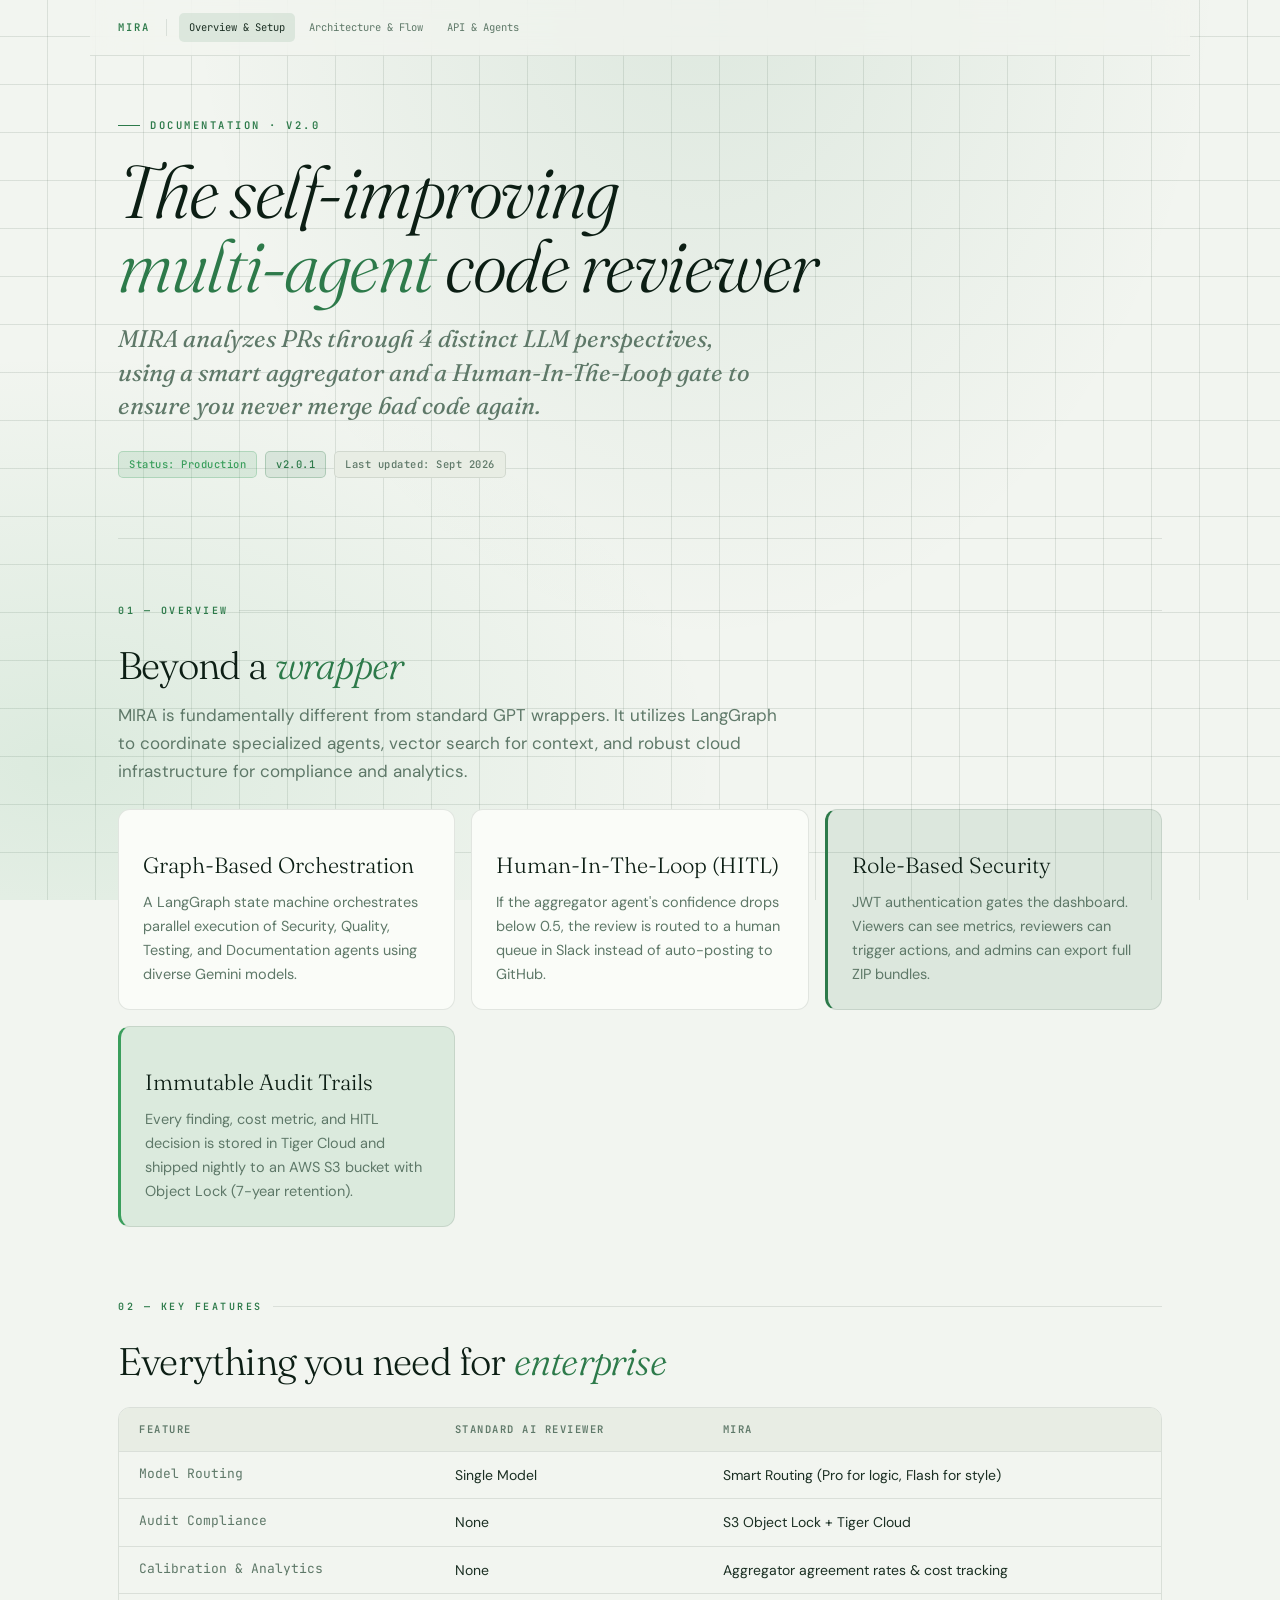
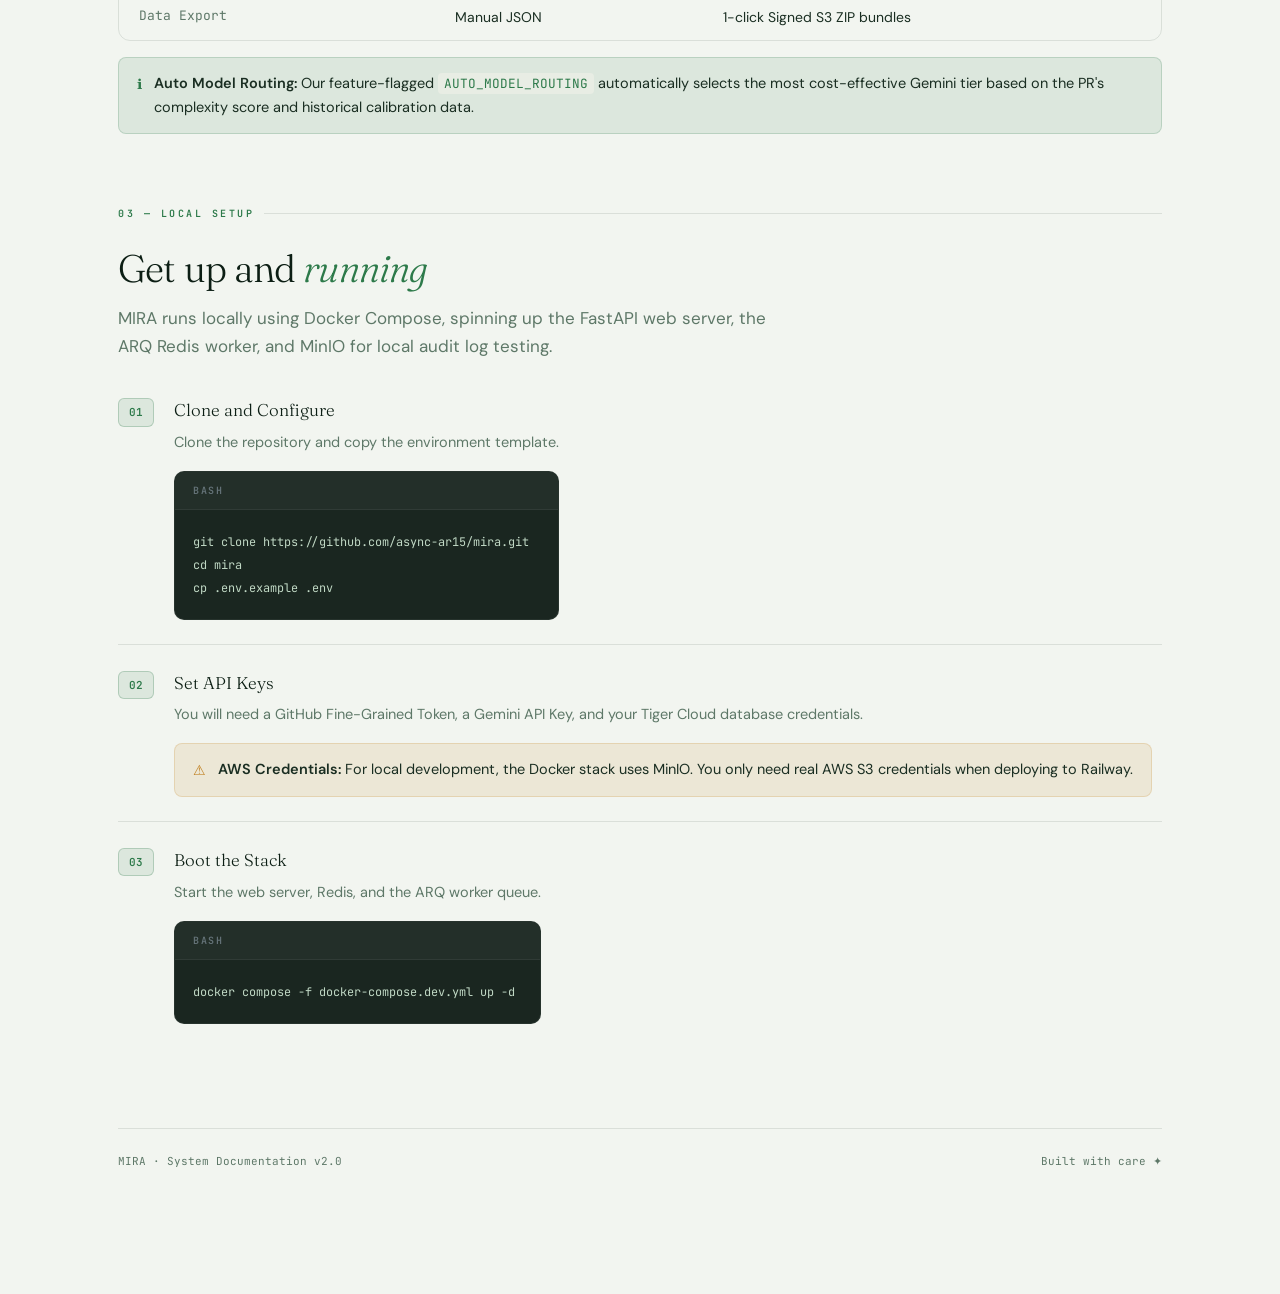
<file: index.html>
<!DOCTYPE html>
<html lang="en">
<head>
<meta charset="UTF-8">
<meta name="viewport" content="width=device-width, initial-scale=1.0">
<title>MIRA — Multi-Agent PR Review System</title>
<link rel="stylesheet" href="style.css?v=3">
</head>
<body>

<div class="shell">

  <!-- NAV -->
  <nav class="nav" role="navigation" aria-label="Page sections">
    <div class="nav__inner">
      <span class="nav__brand">MIRA</span>
      <a href="index.html" class="active">Overview & Setup</a>
      <a href="architecture.html">Architecture & Flow</a>
      <a href="api-and-agents.html">API & Agents</a>
    </div>
  </nav>

  <!-- HERO -->
  <header class="hero" role="banner">
    <div class="hero__eyebrow anim" style="--i:0">Documentation · v2.0</div>
    <h1 class="anim" style="--i:1">
      The self-improving<br><em>multi-agent</em> code reviewer
    </h1>
    <p class="hero__sub anim" style="--i:2">
      MIRA analyzes PRs through 4 distinct LLM perspectives, using a smart aggregator and a Human-In-The-Loop gate to ensure you never merge bad code again.
    </p>
    <div class="hero__meta anim" style="--i:3">
      <span class="badge badge--success">Status: Production</span>
      <span class="badge badge--accent">v2.0.1</span>
      <span class="badge badge--mono">Last updated: Sept 2026</span>
    </div>
  </header>

  <!-- OVERVIEW -->
  <section class="section" id="overview" aria-labelledby="overview-heading">
    <div class="section__label" aria-hidden="true">01 — Overview</div>
    <h2 id="overview-heading">Beyond a <em>wrapper</em></h2>
    <p class="section__lead">
      MIRA is fundamentally different from standard GPT wrappers. It utilizes LangGraph to coordinate specialized agents, vector search for context, and robust cloud infrastructure for compliance and analytics.
    </p>

    <div class="grid-2">
      <div class="card anim" style="--i:0">
        <h3>Graph-Based Orchestration</h3>
        <p>A LangGraph state machine orchestrates parallel execution of Security, Quality, Testing, and Documentation agents using diverse Gemini models.</p>
      </div>
      <div class="card anim" style="--i:1">
        <h3>Human-In-The-Loop (HITL)</h3>
        <p>If the aggregator agent's confidence drops below 0.5, the review is routed to a human queue in Slack instead of auto-posting to GitHub.</p>
      </div>
      <div class="card card--accent anim" style="--i:2">
        <h3>Role-Based Security</h3>
        <p>JWT authentication gates the dashboard. Viewers can see metrics, reviewers can trigger actions, and admins can export full ZIP bundles.</p>
      </div>
      <div class="card card--success anim" style="--i:3">
        <h3>Immutable Audit Trails</h3>
        <p>Every finding, cost metric, and HITL decision is stored in Tiger Cloud and shipped nightly to an AWS S3 bucket with Object Lock (7-year retention).</p>
      </div>
    </div>
  </section>

  <!-- FEATURES -->
  <section class="section" id="features" aria-labelledby="features-heading">
    <div class="section__label" aria-hidden="true">02 — Key Features</div>
    <h2 id="features-heading">Everything you need for <em>enterprise</em></h2>
    
    <div class="table-wrap">
      <table class="compare-table">
        <thead>
          <tr>
            <th>Feature</th>
            <th>Standard AI Reviewer</th>
            <th class="col--hi">MIRA</th>
          </tr>
        </thead>
        <tbody>
          <tr>
            <td>Model Routing</td>
            <td><span class="cell--no">Single Model</span></td>
            <td><span class="cell--yes">Smart Routing (Pro for logic, Flash for style)</span></td>
          </tr>
          <tr>
            <td>Audit Compliance</td>
            <td><span class="cell--no">None</span></td>
            <td><span class="cell--yes">S3 Object Lock + Tiger Cloud</span></td>
          </tr>
          <tr>
            <td>Calibration & Analytics</td>
            <td><span class="cell--no">None</span></td>
            <td><span class="cell--yes">Aggregator agreement rates & cost tracking</span></td>
          </tr>
          <tr>
            <td>Data Export</td>
            <td><span class="cell--partial">Manual JSON</span></td>
            <td><span class="cell--yes">1-click Signed S3 ZIP bundles</span></td>
          </tr>
        </tbody>
      </table>
    </div>

    <div class="callout callout--info">
      <span class="callout__icon">ℹ</span>
      <div>
        <strong>Auto Model Routing:</strong> Our feature-flagged <code>AUTO_MODEL_ROUTING</code> automatically selects the most cost-effective Gemini tier based on the PR's complexity score and historical calibration data.
      </div>
    </div>
  </section>

  <!-- SETUP -->
  <section class="section" id="setup" aria-labelledby="setup-heading">
    <div class="section__label" aria-hidden="true">03 — Local Setup</div>
    <h2 id="setup-heading">Get up and <em>running</em></h2>
    <p class="section__lead">MIRA runs locally using Docker Compose, spinning up the FastAPI web server, the ARQ Redis worker, and MinIO for local audit log testing.</p>

    <ol class="steps">
      <li class="step">
        <div class="step__number" aria-hidden="true">01</div>
        <div class="step__body">
          <h3>Clone and Configure</h3>
          <p>Clone the repository and copy the environment template.</p>
          <div class="code-block">
            <div class="code-block__header">
              <span class="code-block__lang">Bash</span>
            </div>
            <pre><code>git clone https://github.com/async-ar15/mira.git
cd mira
cp .env.example .env</code></pre>
          </div>
        </div>
      </li>
      <li class="step">
        <div class="step__number" aria-hidden="true">02</div>
        <div class="step__body">
          <h3>Set API Keys</h3>
          <p>You will need a GitHub Fine-Grained Token, a Gemini API Key, and your Tiger Cloud database credentials.</p>
          <div class="callout callout--warning">
            <span class="callout__icon">⚠</span>
            <div>
              <strong>AWS Credentials:</strong> For local development, the Docker stack uses MinIO. You only need real AWS S3 credentials when deploying to Railway.
            </div>
          </div>
        </div>
      </li>
      <li class="step">
        <div class="step__number" aria-hidden="true">03</div>
        <div class="step__body">
          <h3>Boot the Stack</h3>
          <p>Start the web server, Redis, and the ARQ worker queue.</p>
          <div class="code-block">
            <div class="code-block__header">
              <span class="code-block__lang">Bash</span>
            </div>
            <pre><code>docker compose -f docker-compose.dev.yml up -d</code></pre>
          </div>
        </div>
      </li>
    </ol>
  </section>

  <!-- FOOTER -->
  <footer class="footer" role="contentinfo">
    <span>MIRA · System Documentation v2.0</span>
    <span>Built with care ✦</span>
  </footer>

</div>

<!-- Smooth scroll -->
<script>
  document.querySelectorAll('.nav a[href^="#"]').forEach(a => {
    a.addEventListener('click', e => {
      e.preventDefault();
      document.querySelector(a.getAttribute('href'))?.scrollIntoView({ behavior: 'smooth' });
    });
  });
</script>

</body>
</html>
</file>
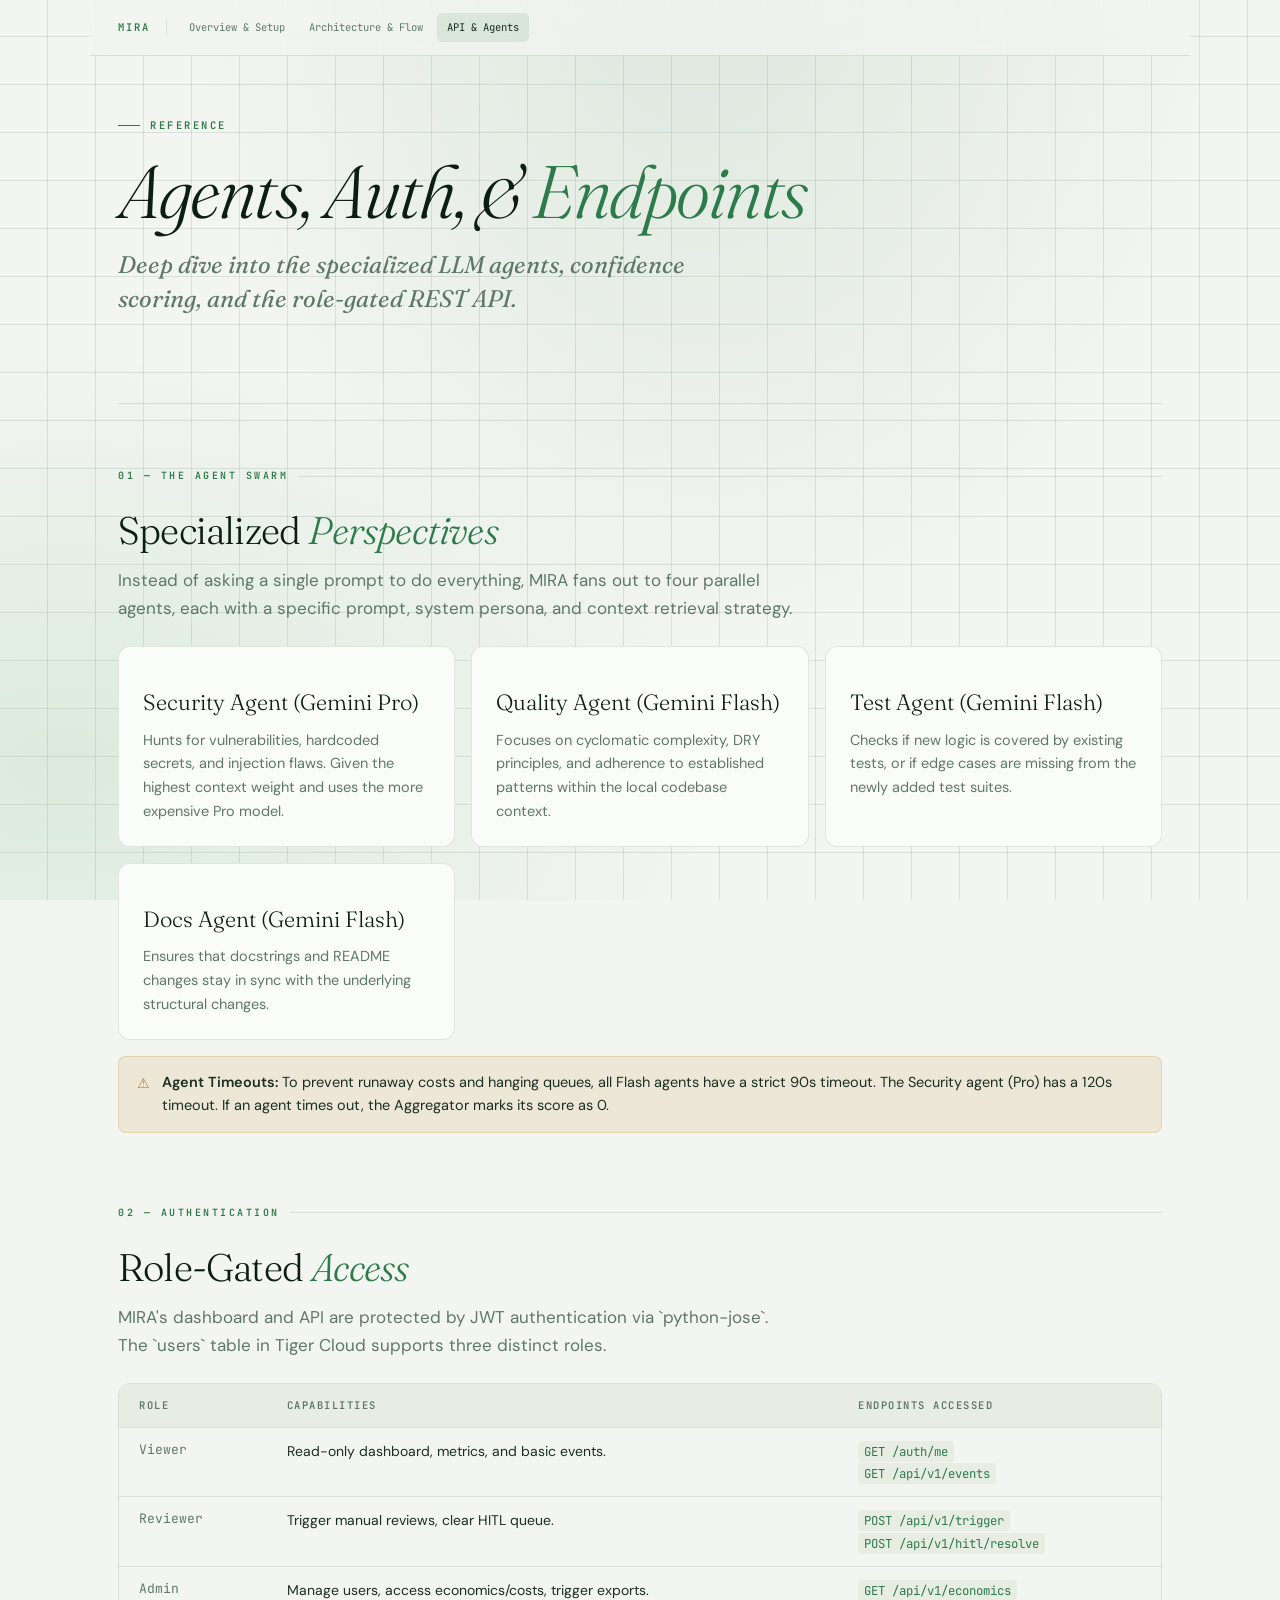
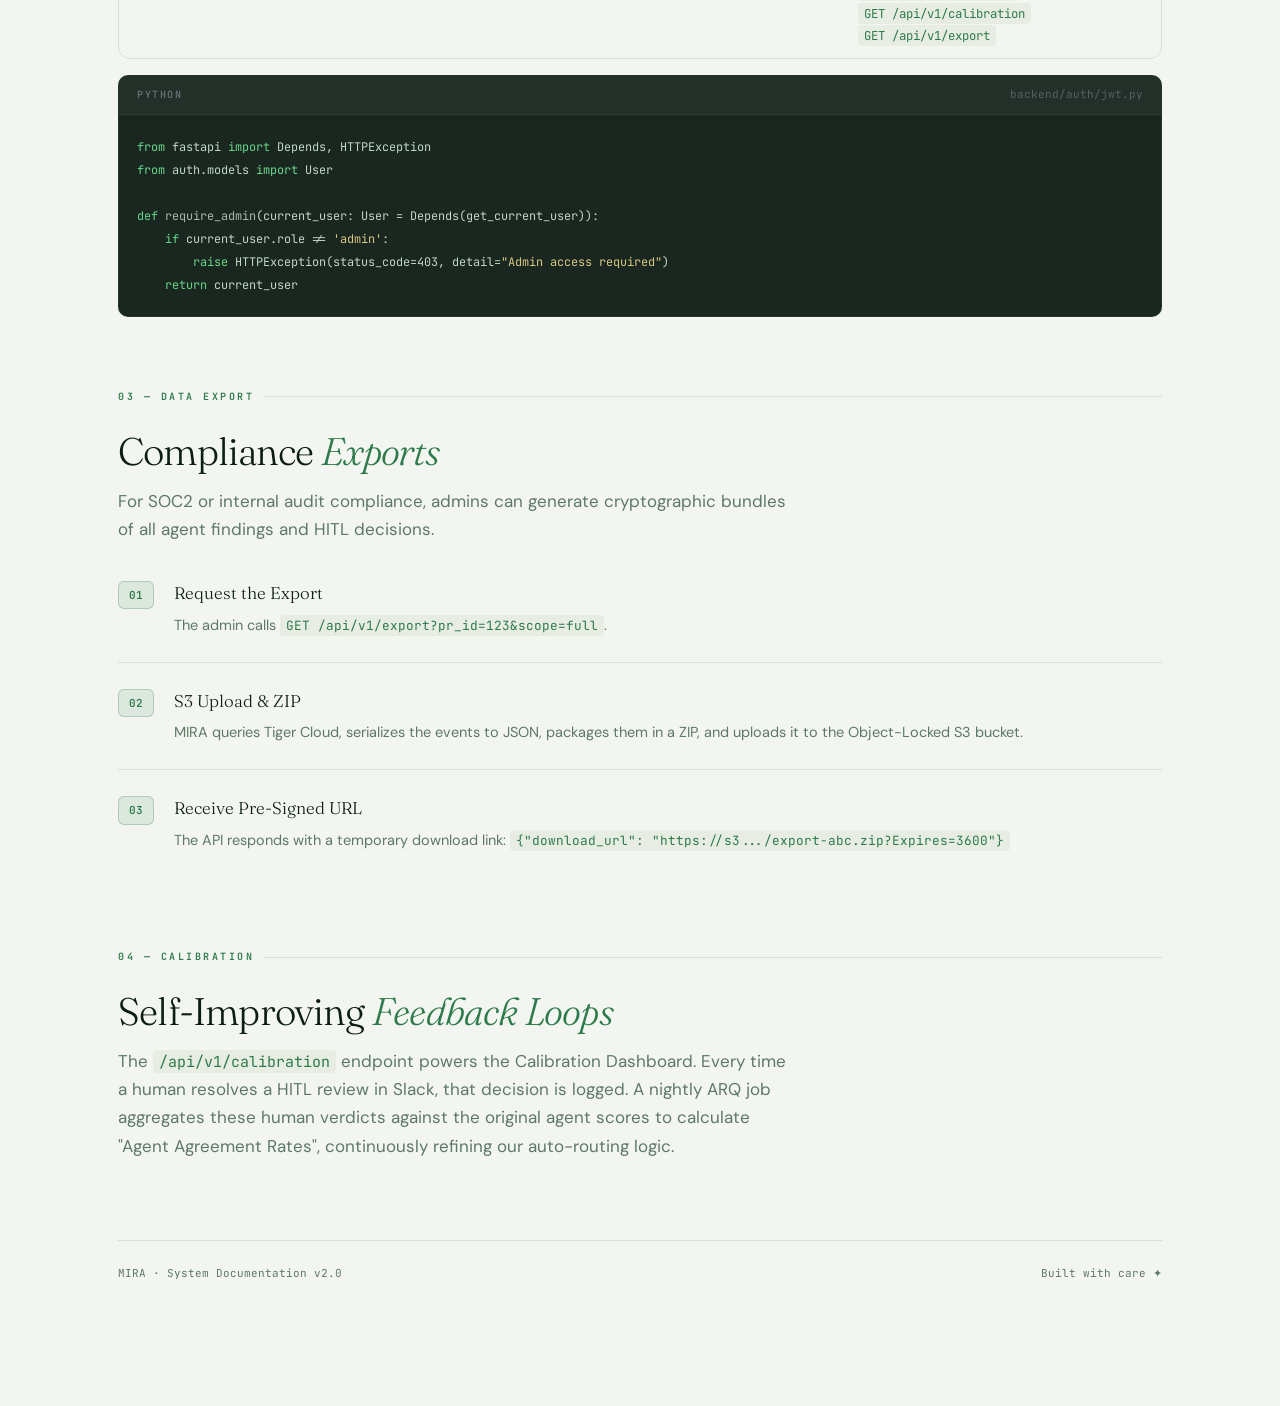
<file: api-and-agents.html>
<!DOCTYPE html>
<html lang="en">
<head>
<meta charset="UTF-8">
<meta name="viewport" content="width=device-width, initial-scale=1.0">
<title>API & Agents — MIRA</title>
<link rel="stylesheet" href="style.css?v=3">
</head>
<body>

<div class="shell">

  <!-- NAV -->
  <nav class="nav" role="navigation" aria-label="Page sections">
    <div class="nav__inner">
      <span class="nav__brand">MIRA</span>
      <a href="index.html">Overview & Setup</a>
      <a href="architecture.html">Architecture & Flow</a>
      <a href="api-and-agents.html" class="active">API & Agents</a>
    </div>
  </nav>

  <!-- HERO -->
  <header class="hero" role="banner">
    <div class="hero__eyebrow anim" style="--i:0">Reference</div>
    <h1 class="anim" style="--i:1">
      Agents, Auth, & <em>Endpoints</em>
    </h1>
    <p class="hero__sub anim" style="--i:2">
      Deep dive into the specialized LLM agents, confidence scoring, and the role-gated REST API.
    </p>
  </header>

  <!-- AGENTS -->
  <section class="section" id="agents" aria-labelledby="agents-heading">
    <div class="section__label" aria-hidden="true">01 — The Agent Swarm</div>
    <h2 id="agents-heading">Specialized <em>Perspectives</em></h2>
    <p class="section__lead">Instead of asking a single prompt to do everything, MIRA fans out to four parallel agents, each with a specific prompt, system persona, and context retrieval strategy.</p>

    <div class="grid-2">
      <div class="card anim" style="--i:0">
        <h3>Security Agent (Gemini Pro)</h3>
        <p>Hunts for vulnerabilities, hardcoded secrets, and injection flaws. Given the highest context weight and uses the more expensive Pro model.</p>
      </div>
      <div class="card anim" style="--i:1">
        <h3>Quality Agent (Gemini Flash)</h3>
        <p>Focuses on cyclomatic complexity, DRY principles, and adherence to established patterns within the local codebase context.</p>
      </div>
      <div class="card anim" style="--i:2">
        <h3>Test Agent (Gemini Flash)</h3>
        <p>Checks if new logic is covered by existing tests, or if edge cases are missing from the newly added test suites.</p>
      </div>
      <div class="card anim" style="--i:3">
        <h3>Docs Agent (Gemini Flash)</h3>
        <p>Ensures that docstrings and README changes stay in sync with the underlying structural changes.</p>
      </div>
    </div>

    <div class="callout callout--warning">
      <span class="callout__icon">⚠</span>
      <div>
        <strong>Agent Timeouts:</strong> To prevent runaway costs and hanging queues, all Flash agents have a strict 90s timeout. The Security agent (Pro) has a 120s timeout. If an agent times out, the Aggregator marks its score as 0.
      </div>
    </div>
  </section>

  <!-- AUTHENTICATION -->
  <section class="section" id="auth" aria-labelledby="auth-heading">
    <div class="section__label" aria-hidden="true">02 — Authentication</div>
    <h2 id="auth-heading">Role-Gated <em>Access</em></h2>
    <p class="section__lead">MIRA's dashboard and API are protected by JWT authentication via `python-jose`. The `users` table in Tiger Cloud supports three distinct roles.</p>

    <div class="table-wrap">
      <table class="compare-table">
        <thead>
          <tr>
            <th>Role</th>
            <th>Capabilities</th>
            <th class="col--hi">Endpoints Accessed</th>
          </tr>
        </thead>
        <tbody>
          <tr>
            <td>Viewer</td>
            <td><span class="cell--yes">Read-only dashboard, metrics, and basic events.</span></td>
            <td><code>GET /auth/me</code><br><code>GET /api/v1/events</code></td>
          </tr>
          <tr>
            <td>Reviewer</td>
            <td><span class="cell--yes">Trigger manual reviews, clear HITL queue.</span></td>
            <td><code>POST /api/v1/trigger</code><br><code>POST /api/v1/hitl/resolve</code></td>
          </tr>
          <tr>
            <td>Admin</td>
            <td><span class="cell--yes">Manage users, access economics/costs, trigger exports.</span></td>
            <td><code>GET /api/v1/economics</code><br><code>GET /api/v1/calibration</code><br><code>GET /api/v1/export</code></td>
          </tr>
        </tbody>
      </table>
    </div>

    <div class="code-block">
      <div class="code-block__header">
        <span class="code-block__lang">Python</span>
        <span class="code-block__file">backend/auth/jwt.py</span>
      </div>
      <pre><code><span class="ck">from</span> fastapi <span class="ck">import</span> Depends, HTTPException
<span class="ck">from</span> auth.models <span class="ck">import</span> User

<span class="ck">def</span> <span class="ca">require_admin</span>(current_user: User = Depends(get_current_user)):
    <span class="ck">if</span> current_user.role != <span class="cs">'admin'</span>:
        <span class="ck">raise</span> HTTPException(status_code=403, detail=<span class="cs">"Admin access required"</span>)
    <span class="ck">return</span> current_user</code></pre>
    </div>
  </section>

  <!-- EXPORT -->
  <section class="section" id="export" aria-labelledby="export-heading">
    <div class="section__label" aria-hidden="true">03 — Data Export</div>
    <h2 id="export-heading">Compliance <em>Exports</em></h2>
    <p class="section__lead">For SOC2 or internal audit compliance, admins can generate cryptographic bundles of all agent findings and HITL decisions.</p>

    <ol class="steps">
      <li class="step">
        <div class="step__number" aria-hidden="true">01</div>
        <div class="step__body">
          <h3>Request the Export</h3>
          <p>The admin calls <code>GET /api/v1/export?pr_id=123&scope=full</code>.</p>
        </div>
      </li>
      <li class="step">
        <div class="step__number" aria-hidden="true">02</div>
        <div class="step__body">
          <h3>S3 Upload & ZIP</h3>
          <p>MIRA queries Tiger Cloud, serializes the events to JSON, packages them in a ZIP, and uploads it to the Object-Locked S3 bucket.</p>
        </div>
      </li>
      <li class="step">
        <div class="step__number" aria-hidden="true">03</div>
        <div class="step__body">
          <h3>Receive Pre-Signed URL</h3>
          <p>The API responds with a temporary download link: <code>{"download_url": "https://s3.../export-abc.zip?Expires=3600"}</code></p>
        </div>
      </li>
    </ol>
  </section>

  <!-- CALIBRATION -->
  <section class="section" id="calibration" aria-labelledby="calibration-heading">
    <div class="section__label" aria-hidden="true">04 — Calibration</div>
    <h2 id="calibration-heading">Self-Improving <em>Feedback Loops</em></h2>
    <p class="section__lead">The <code>/api/v1/calibration</code> endpoint powers the Calibration Dashboard. Every time a human resolves a HITL review in Slack, that decision is logged. A nightly ARQ job aggregates these human verdicts against the original agent scores to calculate "Agent Agreement Rates", continuously refining our auto-routing logic.</p>
  </section>

  <!-- FOOTER -->
  <footer class="footer" role="contentinfo">
    <span>MIRA · System Documentation v2.0</span>
    <span>Built with care ✦</span>
  </footer>

</div>

<!-- Smooth scroll -->
<script>
  document.querySelectorAll('.nav a[href^="#"]').forEach(a => {
    a.addEventListener('click', e => {
      e.preventDefault();
      document.querySelector(a.getAttribute('href'))?.scrollIntoView({ behavior: 'smooth' });
    });
  });
</script>

</body>
</html>
</file>
<file: style.css>
/* ══════════════════════════════════════
   MIRA DOCUMENTATION STYLE SYSTEM
   Palette D (Forest Sage) 
   Font Pair B (Fraunces × DM Sans)
══════════════════════════════════════ */

@import url('https://fonts.googleapis.com/css2?family=Fraunces:ital,opsz,wght@0,9..144,300;0,9..144,600;1,9..144,300;1,9..144,600&family=DM+Sans:wght@300;400;500;600&family=JetBrains+Mono:wght@400;500;600&display=swap');

/* ── LIGHT ── */
:root {
  --bg:             #f2f5f0;
  --bg-tint:        #e8ede4;
  --surface:        #fafcf8;
  --surface-up:     #ffffff;
  --border:         rgba(20, 50, 30, 0.11);
  --border-hi:      rgba(20, 50, 30, 0.24);
  --text:           #1a2e22;
  --text-bright:    #0c1e14;
  --text-dim:       #5e7868;
  --accent:         #2d7a4a;
  --accent-dim:     rgba(45, 122, 74, 0.11);
  --accent-bright:  #1e5c36;
  --success:        #3a9e5c;
  --success-dim:    rgba(58, 158, 92, 0.12);
  --warning:        #c08020;
  --warning-dim:    rgba(192, 128, 32, 0.12);
  --danger:         #b83030;
  --danger-dim:     rgba(184, 48, 48, 0.10);
  --code-bg:        #1a2620;
  --code-text:      #c0d8c4;
  --code-accent:    #68d888;
  --code-string:    #d8c880;
  --code-comment:   #4a6850;

  --font-display: 'Fraunces', 'Iowan Old Style', Georgia, serif;
  --font-body:    'DM Sans', system-ui, sans-serif;
  --font-mono:    'JetBrains Mono', 'SF Mono', Consolas, monospace;
}

/* ── DARK ── */
@media (prefers-color-scheme: dark) {
  :root {
    --bg:             #0e1a12;
    --bg-tint:        #0a140d;
    --surface:        #121e14;
    --surface-up:     #182618;
    --border:         rgba(120, 200, 140, 0.10);
    --border-hi:      rgba(120, 200, 140, 0.22);
    --text:           #b8d8b8;
    --text-bright:    #d8f0d8;
    --text-dim:       #6a8e6a;
    --accent:         #5ec87a;
    --accent-dim:     rgba(94, 200, 122, 0.14);
    --accent-bright:  #90e8a0;
    --success:        #6ed490;
    --success-dim:    rgba(110, 212, 144, 0.14);
    --warning:        #e8c050;
    --warning-dim:    rgba(232, 192, 80, 0.14);
    --danger:         #e06060;
    --danger-dim:     rgba(224, 96, 96, 0.14);
    --code-bg:        #060e08;
    --code-text:      #b8d8b8;
    --code-accent:    #68d888;
    --code-string:    #d8c880;
    --code-comment:   #3a5840;
  }
}

/* ══════════════════════════════════════
   RESET
══════════════════════════════════════ */
*, *::before, *::after { margin: 0; padding: 0; box-sizing: border-box; }
body { overflow-wrap: break-word; -webkit-font-smoothing: antialiased; }

/* ══════════════════════════════════════
   BASE
══════════════════════════════════════ */
body {
  background-color: var(--bg);
  color: var(--text);
  font-family: var(--font-body);
  font-size: 16px;
  line-height: 1.6;
  min-height: 100vh;
  background-image:
    radial-gradient(ellipse at 55% -8%, var(--accent-dim) 0%, transparent 52%),
    radial-gradient(ellipse at 5% 85%, var(--success-dim) 0%, transparent 38%),
    repeating-linear-gradient(0deg,   transparent, transparent 47px, var(--border) 47px, var(--border) 48px),
    repeating-linear-gradient(90deg,  transparent, transparent 47px, var(--border) 47px, var(--border) 48px);
  background-attachment: fixed;
}

::selection {
  background: var(--accent-dim);
  color: var(--text-bright);
}

/* ══════════════════════════════════════
   ANIMATIONS
══════════════════════════════════════ */
@keyframes fadeUp {
  from { opacity: 0; transform: translateY(16px); }
  to   { opacity: 1; transform: translateY(0); }
}
@keyframes fadeScale {
  from { opacity: 0; transform: scale(0.94); }
  to   { opacity: 1; transform: scale(1); }
}
@keyframes fadeIn {
  from { opacity: 0; }
  to   { opacity: 1; }
}

.anim       { animation: fadeUp   0.5s cubic-bezier(0.2, 0.7, 0.2, 1) both; animation-delay: calc(var(--i, 0) * 0.06s); }
.anim-scale { animation: fadeScale 0.4s ease-out both;                       animation-delay: calc(var(--i, 0) * 0.06s); }
.anim-fade  { animation: fadeIn    0.4s ease both;                           animation-delay: calc(var(--i, 0) * 0.06s); }

@media (prefers-reduced-motion: reduce) {
  *, *::before, *::after {
    animation-duration:   0.01ms !important;
    animation-delay:      0ms   !important;
    transition-duration:  0.01ms !important;
  }
}

/* ══════════════════════════════════════
   LAYOUT
══════════════════════════════════════ */
.shell {
  max-width: 1100px;
  margin: 0 auto;
  padding: 0 28px 100px;
}

/* ══════════════════════════════════════
   TYPOGRAPHY SCALE
══════════════════════════════════════ */
h1 {
  font-family: var(--font-display);
  font-size: clamp(46px, 5.8vw, 82px);
  font-weight: 300;
  font-style: italic;
  line-height: 1.0;
  letter-spacing: -1.5px;
  color: var(--text-bright);
}
h1 em { font-style: italic; color: var(--accent); }

h2 {
  font-family: var(--font-display);
  font-size: clamp(28px, 3vw, 42px);
  font-weight: 300;
  line-height: 1.15;
  letter-spacing: -0.8px;
  color: var(--text-bright);
  margin-top: 24px;
}
h2 em { font-style: italic; color: var(--accent); }

h3 {
  font-family: var(--font-display);
  font-size: clamp(18px, 2vw, 22px);
  font-weight: 300;
  color: var(--text-bright);
  margin-top: 16px;
}

p  { font-size: 16px; line-height: 1.65; color: var(--text); margin-bottom: 12px; }
li { font-size: 15px; line-height: 1.7; color: var(--text); }
ul { margin-bottom: 12px; padding-left: 20px; }

a  { color: var(--accent); text-underline-offset: 3px; }
a:hover { color: var(--accent-bright); }

code {
  font-family: var(--font-mono);
  font-size: 0.88em;
  background: var(--bg-tint);
  color: var(--accent);
  padding: 2px 6px;
  border-radius: 4px;
}
pre code { background: none; color: inherit; padding: 0; }

/* ══════════════════════════════════════
   COMPONENTS
══════════════════════════════════════ */

/* Nav */
.nav {
  position: sticky;
  top: 0;
  z-index: 60;
  backdrop-filter: blur(14px);
  -webkit-backdrop-filter: blur(14px);
  background: color-mix(in srgb, var(--bg) 76%, transparent);
  border-bottom: 1px solid var(--border);
  padding: 13px 28px;
  margin: 0 -28px 0;
}
.nav__inner {
  max-width: 1044px;
  margin: 0 auto;
  display: flex;
  align-items: center;
  gap: 4px;
  overflow-x: auto;
  scrollbar-width: none;
}
.nav__inner::-webkit-scrollbar { display: none; }
.nav__brand {
  font-family: var(--font-mono);
  font-size: 10.5px;
  font-weight: 600;
  text-transform: uppercase;
  letter-spacing: 2px;
  color: var(--accent);
  padding-right: 16px;
  margin-right: 8px;
  border-right: 1px solid var(--border);
  white-space: nowrap;
  flex-shrink: 0;
}
.nav a {
  font-family: var(--font-mono);
  font-size: 10.5px;
  color: var(--text-dim);
  text-decoration: none;
  padding: 6px 10px;
  border-radius: 5px;
  white-space: nowrap;
  transition: color 0.15s, background 0.15s;
}
.nav a:hover, .nav a.active { color: var(--text); background: var(--accent-dim); }

/* Hero */
.hero {
  padding: 52px 0 60px;
  border-bottom: 1px solid var(--border);
  margin-bottom: 64px;
}
.hero__eyebrow {
  font-family: var(--font-mono);
  font-size: 10.5px;
  font-weight: 600;
  text-transform: uppercase;
  letter-spacing: 2.5px;
  color: var(--accent);
  display: inline-flex;
  align-items: center;
  gap: 10px;
  margin-bottom: 20px;
}
.hero__eyebrow::before {
  content: '';
  width: 22px;
  height: 1px;
  background: var(--accent);
}
.hero__sub {
  font-family: var(--font-display);
  font-style: italic;
  font-size: clamp(18px, 2vw, 24px);
  color: var(--text-dim);
  line-height: 1.4;
  max-width: 640px;
  margin: 20px 0 28px;
}
.hero__meta { display: flex; flex-wrap: wrap; gap: 8px; }

/* Badges */
.badge {
  display: inline-flex;
  align-items: center;
  gap: 5px;
  font-family: var(--font-mono);
  font-size: 10.5px;
  font-weight: 500;
  padding: 4px 10px;
  border-radius: 5px;
  letter-spacing: 0.5px;
}
.badge--accent  { color: var(--accent);  background: var(--accent-dim);  border: 1px solid color-mix(in srgb, var(--accent)  25%, transparent); }
.badge--success { color: var(--success); background: var(--success-dim); border: 1px solid color-mix(in srgb, var(--success) 25%, transparent); }
.badge--warning { color: var(--warning); background: var(--warning-dim); border: 1px solid color-mix(in srgb, var(--warning) 25%, transparent); }
.badge--danger  { color: var(--danger);  background: var(--danger-dim);  border: 1px solid color-mix(in srgb, var(--danger)  25%, transparent); }
.badge--mono    { color: var(--text-dim); background: var(--bg-tint); border: 1px solid var(--border); }

/* Sections */
.section { margin-bottom: 72px; scroll-margin-top: 60px; }
.section__label {
  font-family: var(--font-mono);
  font-size: 10px;
  font-weight: 600;
  text-transform: uppercase;
  letter-spacing: 2.5px;
  color: var(--accent);
  margin-bottom: 12px;
  display: flex;
  align-items: center;
  gap: 10px;
}
.section__label::after { content: ''; flex: 1; height: 1px; background: var(--border); }
.section__lead { font-size: 17px; color: var(--text-dim); max-width: 680px; line-height: 1.65; margin-top: 14px; }

/* Cards */
.card {
  background: var(--surface);
  border: 1px solid var(--border);
  border-radius: 12px;
  padding: 22px 24px;
  transition: border-color 0.2s, box-shadow 0.2s;
}
.card:hover { border-color: var(--border-hi); box-shadow: 0 4px 20px rgba(0, 0, 0, 0.06); }
.card h3 { margin-bottom: 8px; }
.card p  { font-size: 14.5px; color: var(--text-dim); margin-bottom: 0; }
.card--accent  { border-left: 3px solid var(--accent);  background: var(--accent-dim);  }
.card--success { border-left: 3px solid var(--success); background: var(--success-dim); }
.card--warning { border-left: 3px solid var(--warning); background: var(--warning-dim); }
.card--danger  { border-left: 3px solid var(--danger);  background: var(--danger-dim);  }

.grid-2 { display: grid; grid-template-columns: repeat(auto-fit, minmax(280px, 1fr)); gap: 16px; margin-top: 24px; }
.grid-3 { display: grid; grid-template-columns: repeat(auto-fit, minmax(220px, 1fr)); gap: 14px; margin-top: 24px; }

/* Code Blocks */
.code-block {
  background: var(--code-bg);
  border-radius: 10px;
  overflow: hidden;
  margin-top: 16px;
  border: 1px solid rgba(255, 255, 255, 0.06);
}
.code-block__header {
  background: rgba(255, 255, 255, 0.04);
  border-bottom: 1px solid rgba(255, 255, 255, 0.06);
  padding: 10px 18px;
  display: flex;
  align-items: center;
  justify-content: space-between;
}
.code-block__lang {
  font-family: var(--font-mono);
  font-size: 10px;
  font-weight: 600;
  text-transform: uppercase;
  letter-spacing: 1.5px;
  color: rgba(200, 218, 240, 0.4);
}
.code-block__file {
  font-family: var(--font-mono);
  font-size: 11px;
  color: rgba(200, 218, 240, 0.3);
}
.code-block pre {
  padding: 20px 18px;
  margin: 0;
  font-family: var(--font-mono);
  font-size: 13.5px;
  line-height: 1.7;
  color: var(--code-text);
  white-space: pre-wrap;
  overflow-x: auto;
}
.ck { color: var(--code-accent); }
.cs { color: var(--code-string); }
.cc { color: var(--code-comment); font-style: italic; }
.ca { color: var(--code-text); opacity: 0.85; }

/* Tables */
.table-wrap { margin-top: 24px; overflow-x: auto; border-radius: 12px; border: 1px solid var(--border); }
.compare-table { width: 100%; border-collapse: collapse; }
.compare-table thead tr { background: var(--bg-tint); }
.compare-table th {
  font-family: var(--font-mono);
  font-size: 10.5px;
  font-weight: 600;
  text-transform: uppercase;
  letter-spacing: 1.5px;
  color: var(--text-dim);
  padding: 13px 20px;
  text-align: left;
  border-bottom: 1px solid var(--border);
}
.compare-table td { padding: 12px 20px; font-size: 14px; color: var(--text); border-bottom: 1px solid var(--border); vertical-align: top; }
.compare-table tr:last-child td { border-bottom: none; }
.compare-table td:first-child { color: var(--text-dim); font-size: 13px; font-family: var(--font-mono); }
.compare-table tbody tr:hover { background: var(--surface); }

/* Callouts */
.callout {
  display: flex;
  gap: 12px;
  align-items: flex-start;
  padding: 14px 18px;
  border-radius: 8px;
  font-size: 14.5px;
  line-height: 1.6;
  margin-top: 16px;
}
.callout__icon { font-size: 14px; flex-shrink: 0; margin-top: 1px; }
.callout strong { font-weight: 600; }
.callout--info    { background: var(--accent-dim);  border: 1px solid color-mix(in srgb, var(--accent)  20%, transparent); color: var(--text); }
.callout--info    .callout__icon { color: var(--accent);  }
.callout--warning { background: var(--warning-dim); border: 1px solid color-mix(in srgb, var(--warning) 20%, transparent); color: var(--text); }
.callout--warning .callout__icon { color: var(--warning); }
.callout--success { background: var(--success-dim); border: 1px solid color-mix(in srgb, var(--success) 20%, transparent); color: var(--text); }
.callout--success .callout__icon { color: var(--success); }

/* Steps */
.steps { list-style: none; display: flex; flex-direction: column; gap: 0; padding: 0; }
.step { display: flex; gap: 20px; padding: 24px 0; border-bottom: 1px solid var(--border); align-items: flex-start; }
.step:last-child { border-bottom: none; }
.step__number {
  font-family: var(--font-mono);
  font-size: 11px;
  font-weight: 600;
  color: var(--accent);
  background: var(--accent-dim);
  border: 1px solid color-mix(in srgb, var(--accent) 25%, transparent);
  border-radius: 6px;
  padding: 4px 10px;
  flex-shrink: 0;
  margin-top: 2px;
}
.step__body h3 { margin-bottom: 6px; font-size: 17px; margin-top: 0; }
.step__body p  { font-size: 14.5px; color: var(--text-dim); margin-bottom: 0; }

/* Footer */
.footer {
  margin-top: 80px;
  padding-top: 24px;
  border-bottom: 24px solid transparent;
  border-top: 1px solid var(--border);
  display: flex;
  justify-content: space-between;
  align-items: center;
  flex-wrap: wrap;
  gap: 8px;
  font-family: var(--font-mono);
  font-size: 11px;
  color: var(--text-dim);
}
</file>
